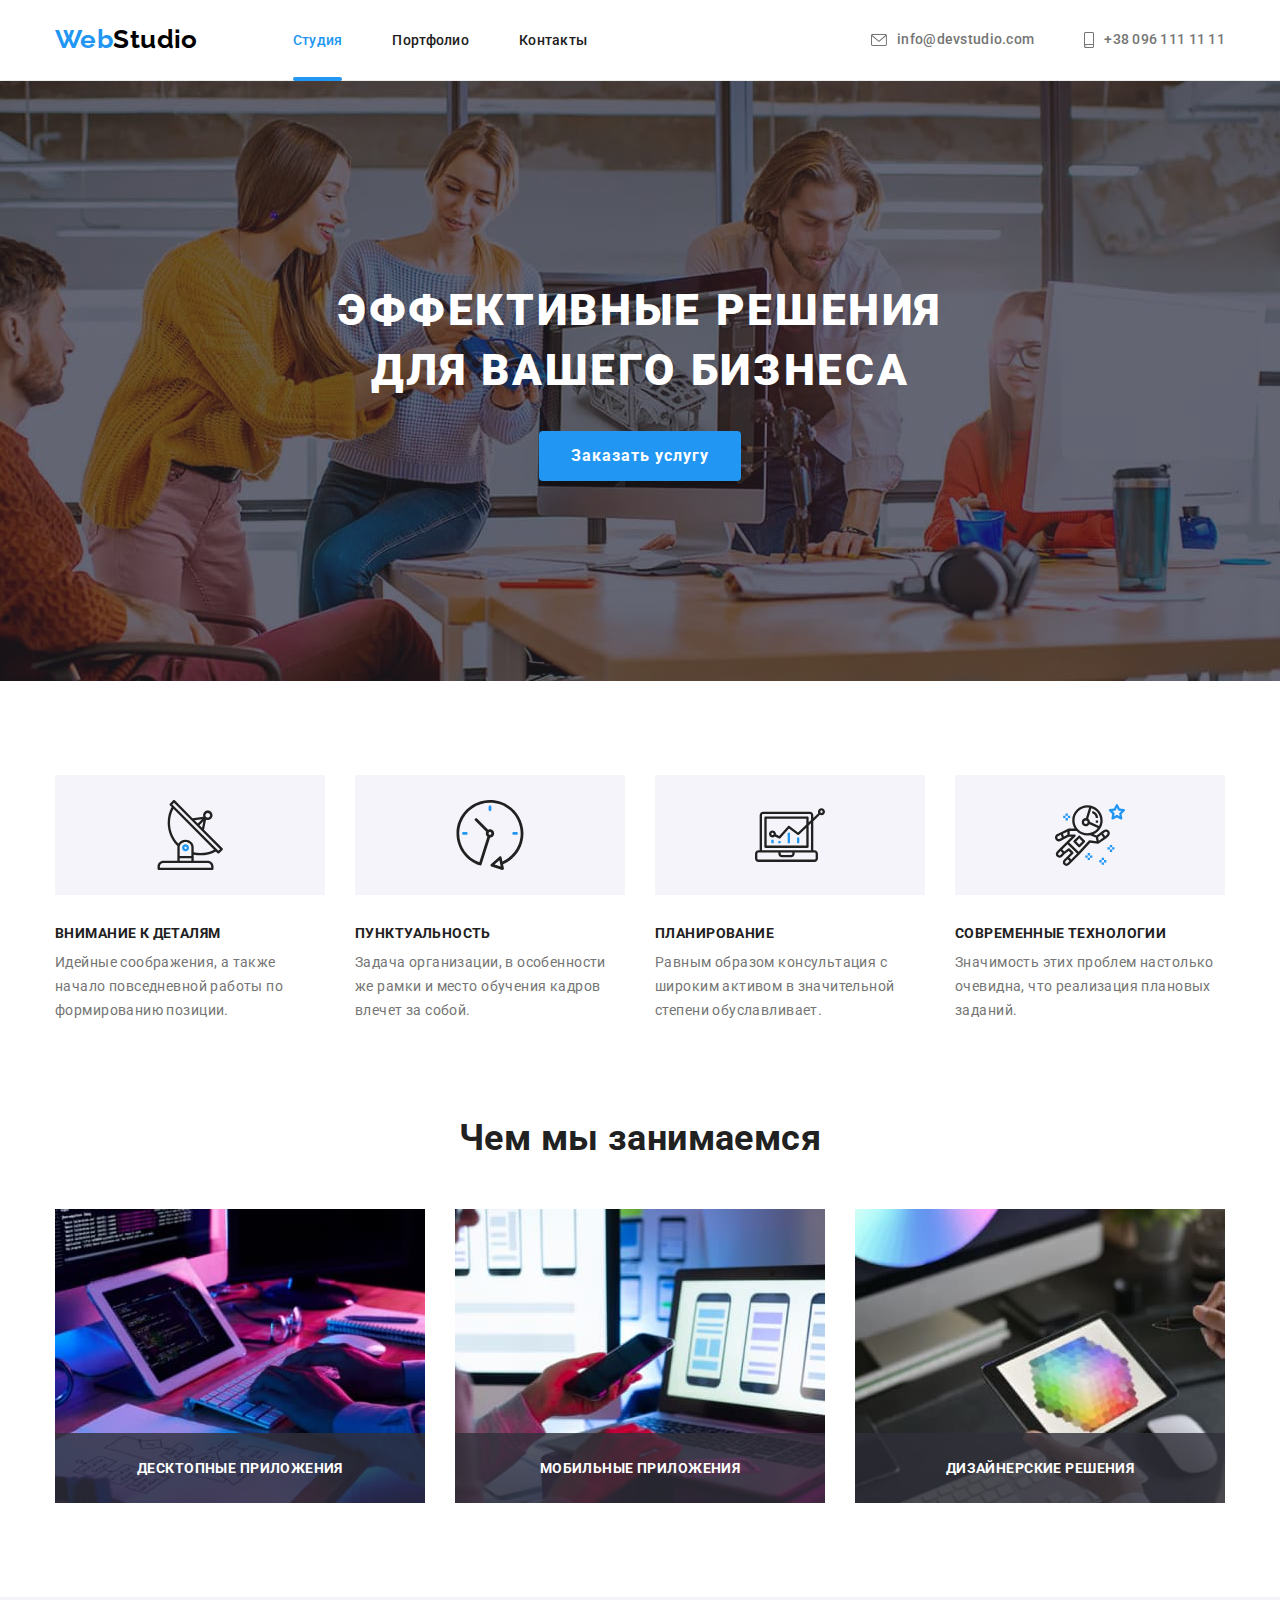
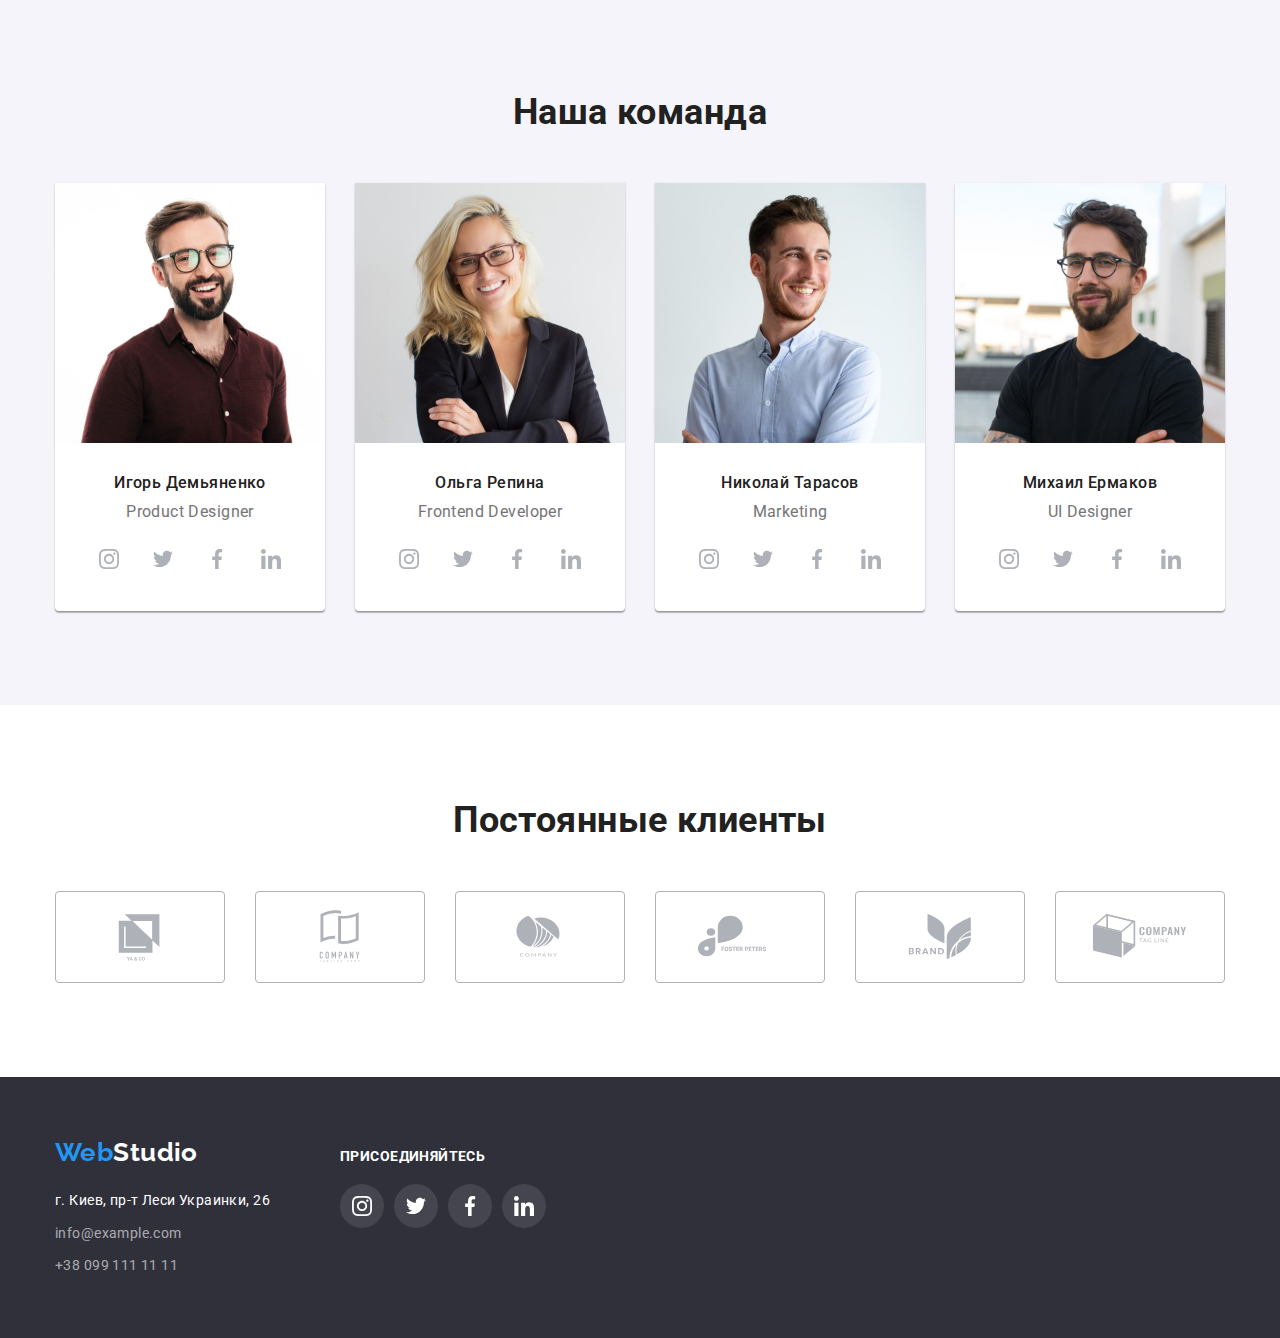
<file: index.html>
<!DOCTYPE html>
<html lang="ru">
  <head>
    <meta charset="UTF-8" />
    <meta http-equiv="X-UA-Compatible" content="IE=edge" />
    <meta name="viewport" content="width=device-width, initial-scale=1.0" />
    <title>Студия</title>
    <link rel="preconnect" href="https://fonts.googleapis.com" />
    <link rel="preconnect" href="https://fonts.gstatic.com" crossorigin />
    <link
      href="https://fonts.googleapis.com/css2?family=Raleway:wght@700&family=Roboto:wght@400;500;700;900&display=swap"
      rel="stylesheet"
    />
    <link
      rel="stylesheet"
      href="https://cdnjs.cloudflare.com/ajax/libs/modern-normalize/1.1.0/modern-normalize.min.css"
    />
    <link rel="stylesheet" href="./css/styles.css" />
  </head>
  <body class="body">
    <!-- Header section -->
    <header class="header">
      <div class="container main-nav">
        <nav class="nav">
          <a class="logo" href="./index.html"><span class="web">Web</span>Studio</a>
          <ul class="navbar list">
            <li class="list-item"><a class="link current" href="./index.html">Студия</a></li>
            <li class="list-item"><a class="link" href="./portfolio.html">Портфолио</a></li>
            <li class="list-item"><a class="link" href="">Контакты</a></li>
          </ul>
        </nav>
        <ul class="contacts list">
          <li class="list-item"><a class="link" href="mailto:info@devstudio.com"><svg class="contact-icon" width="16" height="12"><use href="./images/icons.svg#icon-envelope"></use></svg>info@devstudio.com</a></li>
          <li class="list-item"><a class="link" href="tel:+380961111111"><svg class="contact-icon" width="10" height="16"><use href="./images/icons.svg#icon-smartphone"></use></svg>+38 096 111 11 11</a></li>
        </ul>
      </div>
    </header>
    <!-- Main section -->
    <main>
      <!-- Hero section with banner -->

      <section class="hero section">
        <div class="container">
          <h1 class="hero-title">Эффективные решения для вашего бизнеса</h1>
          <button data-modal-open class="button hero-button" type="button">Заказать услугу</button>
        </div>
      </section>

      <!-- Advantages section -->
      <section class="section">
        <div class="container">
          <h2 class="hidden" lang="en">Advantages</h2>
          <ul class="features-list list">
            <li class="item">
              <div class="icon-bgc">
                <svg class="features-icon" width="70" height="70">
                  <use href="./images/icons.svg#icon-feature1"></use>
                </svg>
              </div>
              <h3 class="list-title">Внимание к деталям</h3>
              <p class="text">
                Идейные соображения, а также начало повседневной работы по
                формированию позиции.
              </p>
            </li>
            <li class="item">
              <div class="icon-bgc">
                <svg class="features-icon" width="70" height="70">
                  <use href="./images/icons.svg#icon-feature2"></use>
                </svg>
              </div>
              <h3 class="list-title">Пунктуальность</h3>
              <p class="text">
                Задача организации, в особенности же рамки и место обучения
                кадров влечет за собой.
              </p>
            </li>
            <li class="item">
              <div class="icon-bgc">
                <svg class="features-icon" width="70" height="70">
                  <use href="./images/icons.svg#icon-feature3"></use>
                </svg>
              </div>
              <h3 class="list-title">Планирование</h3>
              <p class="text">
                Равным образом консультация с широким активом в значительной
                степени обуславливает.
              </p>
            </li>
            <li class="item">
              <div class="icon-bgc">
                <svg class="features-icon" width="70" height="70">
                  <use href="./images/icons.svg#icon-feature4"></use>
                </svg>
              </div>
              <h3 class="list-title">Современные технологии</h3>
              <p class="text">
                Значимость этих проблем настолько очевидна, что реализация
                плановых заданий.
              </p>
            </li>
          </ul>
        </div>
      </section>
      <!-- What we do section -->
      <section class="wwd section">
        <div class="container">
          <h2 class="section-title">Чем мы занимаемся</h2>
          <ul class="wwd-list list">
            <li class="item"><img class="img" src="./images/img_1).jpg" alt="руки-на-клавиатуре" width="370"/><p class="wwd-text">Десктопные приложения</p></li>
            <li class="item"><img class="img" src="./images/box2.jpg" alt="телефон-в-руке" width="370"/><p class="wwd-text">Мобильные приложения</p></li>
            <li class="item"><img class="img" src="./images/box3.jpg" alt="планшет-в-руке" width="370"/><p class="wwd-text">Дизайнерские решения</p></li>
          </ul>
        </div>
      </section>
      <!-- Our team section -->
      <section class="team section">
        <div class="container">
          <h2 class="section-title">Наша команда</h2>
          <ul class="team-list list">
            <li class="list-item">
              <img src="./images/img.jpg" alt="Игорь_Демьяненко" width="270" />
              <div class="card-content">
                <h3 class="list-title">Игорь Демьяненко</h3>
                <p class="text" lang="en">Product Designer</p>
                <ul class="icons-list list">
                  <li class="icons-list-item"><a class="social-link link" href=""><svg class="social-icon" width="20" height="20"><use href="./images/icons.svg#icon-instagram"></use></svg></a></li>
                  <li class="icons-list-item"><a class="social-link link" href=""><svg class="social-icon" width="20" height="20"><use href="./images/icons.svg#icon-twitter"></use></svg></a></li>
                  <li class="icons-list-item"><a class="social-link link" href=""><svg class="social-icon" width="20" height="20"><use href="./images/icons.svg#icon-facebook"></use></svg></a></li>
                  <li class="icons-list-item"><a class="social-link link" href=""><svg class="social-icon" width="20" height="20"><use href="./images/icons.svg#icon-linkedin"></use></svg></a></li>
                </ul>
              </div>
            </li>
            <li class="list-item">
              <img src="./images/img(1).jpg" alt="Ольга_Репина" width="270" />
              <div class="card-content">
                <h3 class="list-title">Ольга Репина</h3>
                <p class="text" lang="en">Frontend Developer</p>
                <ul class="icons-list list">
                  <li class="icons-list-item"><a class="social-link link" href=""><svg class="social-icon" width="20" height="20"><use href="./images/icons.svg#icon-instagram"></use></svg></a></li>
                  <li class="icons-list-item"><a class="social-link link" href=""><svg class="social-icon" width="20" height="20"><use href="./images/icons.svg#icon-twitter"></use></svg></a></li>
                  <li class="icons-list-item"><a class="social-link link" href=""><svg class="social-icon" width="20" height="20"><use href="./images/icons.svg#icon-facebook"></use></svg></a></li>
                  <li class="icons-list-item"><a class="social-link link" href=""><svg class="social-icon" width="20" height="20"><use href="./images/icons.svg#icon-linkedin"></use></svg></a></li>
                </ul>
              </div>
            </li>
            <li class="list-item">
              <img src="./images/img2).jpg" alt="Николай_Тарасов" width="270" />
              <div class="card-content">
                <h3 class="list-title">Николай Тарасов</h3>
                <p class="text" lang="en">Marketing</p>
                <ul class="icons-list list">
                  <li class="icons-list-item"><a class="social-link link" href=""><svg class="social-icon" width="20" height="20"><use href="./images/icons.svg#icon-instagram"></use></svg></a></li>
                  <li class="icons-list-item"><a class="social-link link" href=""><svg class="social-icon" width="20" height="20"><use href="./images/icons.svg#icon-twitter"></use></svg></a></li>
                  <li class="icons-list-item"><a class="social-link link" href=""><svg class="social-icon" width="20" height="20"><use href="./images/icons.svg#icon-facebook"></use></svg></a></li>
                  <li class="icons-list-item"><a class="social-link link" href=""><svg class="social-icon" width="20" height="20"><use href="./images/icons.svg#icon-linkedin"></use></svg></a></li>
                </ul>
              </div>
            </li>
            <li class="list-item">
              <img src="./images/img(3).jpg" alt="Михаил_Ермаков" width="270" />
              <div class="card-content">
                <h3 class="list-title">Михаил Ермаков</h3>
                <p class="text" lang="en">UI Designer</p>
                <ul class="icons-list list">
                  <li class="icons-list-item"><a class="social-link link" href=""><svg class="social-icon" width="20" height="20"><use href="./images/icons.svg#icon-instagram"></use></svg></a></li>
                  <li class="icons-list-item"><a class="social-link link" href=""><svg class="social-icon" width="20" height="20"><use href="./images/icons.svg#icon-twitter"></use></svg></a></li>
                  <li class="icons-list-item"><a class="social-link link" href=""><svg class="social-icon" width="20" height="20"><use href="./images/icons.svg#icon-facebook"></use></svg></a></li>
                  <li class="icons-list-item"><a class="social-link link" href=""><svg class="social-icon" width="20" height="20"><use href="./images/icons.svg#icon-linkedin"></use></svg></a></li>
                </ul>
              </div>
            </li>
          </ul>
        </div>
      </section>
      <section class="section clients">
        <div class="container">
          <h2 class="section-title">Постоянные клиенты</h2>
          <ul class="clients-list list">
            <li class="list-item"><a class="client-link link" href=""><svg class="client-logo" width="106" height="60"><use href="./images/icons.svg#icon-client1"></use></svg></a></li>
            <li class="list-item"><a class="client-link link" href=""><svg class="client-logo" width="106" height="60"><use href="./images/icons.svg#icon-client2"></use></svg></a></li>
            <li class="list-item"><a class="client-link link" href=""><svg class="client-logo" width="106" height="60"><use href="./images/icons.svg#icon-client3"></use></svg></a></li>
            <li class="list-item"><a class="client-link link" href=""><svg class="client-logo" width="106" height="60"><use href="./images/icons.svg#icon-client4"></use></svg></a></li>
            <li class="list-item"><a class="client-link link" href=""><svg class="client-logo" width="106" height="60"><use href="./images/icons.svg#icon-client5"></use></svg></a></li>
            <li class="list-item"><a class="client-link link" href=""><svg class="client-logo" width="106" height="60"><use href="./images/icons.svg#icon-client6"></use></svg></a></li>
          </ul>
        </div>
      </section>
    </main>
    <!-- Footer -->
    <footer class="footer">
      <div class="container">
        <div class="address-box">
        <a class="logo secondary" href="./index.html">
          <span class="web">Web</span>Studio</a>
        <address>
          <ul class="address list">
            <li class="item"><a class="map link"
                href="https://goo.gl/maps/eKCuSF2oDqPbvLrs7"
                target="_blank"
                rel="noopener noreferrer"
                >г. Киев, пр-т Леси Украинки, 26</a>
            </li>
            <li class="item"><a class="link" href="mailto:info@example.com"
                >info@example.com</a>
            </li>
            <li class="item"><a class="link" href="tel:+38099111111">+38 099 111 11 11</a>
            </li>
          </ul>
        </address>
      </div>
      
      <div class="social-box">
        <p class="text">присоединяйтесь</p>
        <ul class="icons-list list">
          <li class="icons-list-item"><a class="footer-social-link link" href=""><svg class="social-icon" width="20" height="20"><use href="./images/icons.svg#icon-instagram"></use></svg></a></li>
          <li class="icons-list-item"><a class="footer-social-link link" href=""><svg class="social-icon" width="20" height="20"><use href="./images/icons.svg#icon-twitter"></use></svg></a></li>
          <li class="icons-list-item"><a class="footer-social-link link" href=""><svg class="social-icon" width="20" height="20"><use href="./images/icons.svg#icon-facebook"></use></svg></a></li>
          <li class="icons-list-item"><a class="footer-social-link link" href=""><svg class="social-icon" width="20" height="20"><use href="./images/icons.svg#icon-linkedin"></use></svg></a></li>
        </ul>
      </div>
    </div>
    </footer>
    <!-- modal -->
    <div data-modal class="backdrop is-hidden">
      <div class="modal">
          <button data-modal-close type="button" class="modal-close-btn">
              <svg width="11px" height="11px">
                  <use href="./images/icons.svg#icon-close-btn"></use>
              </svg>
          </button>
      </div>
  </div>
  <script src="./js/modal.js"></script>
  </body>
</html>
</file>
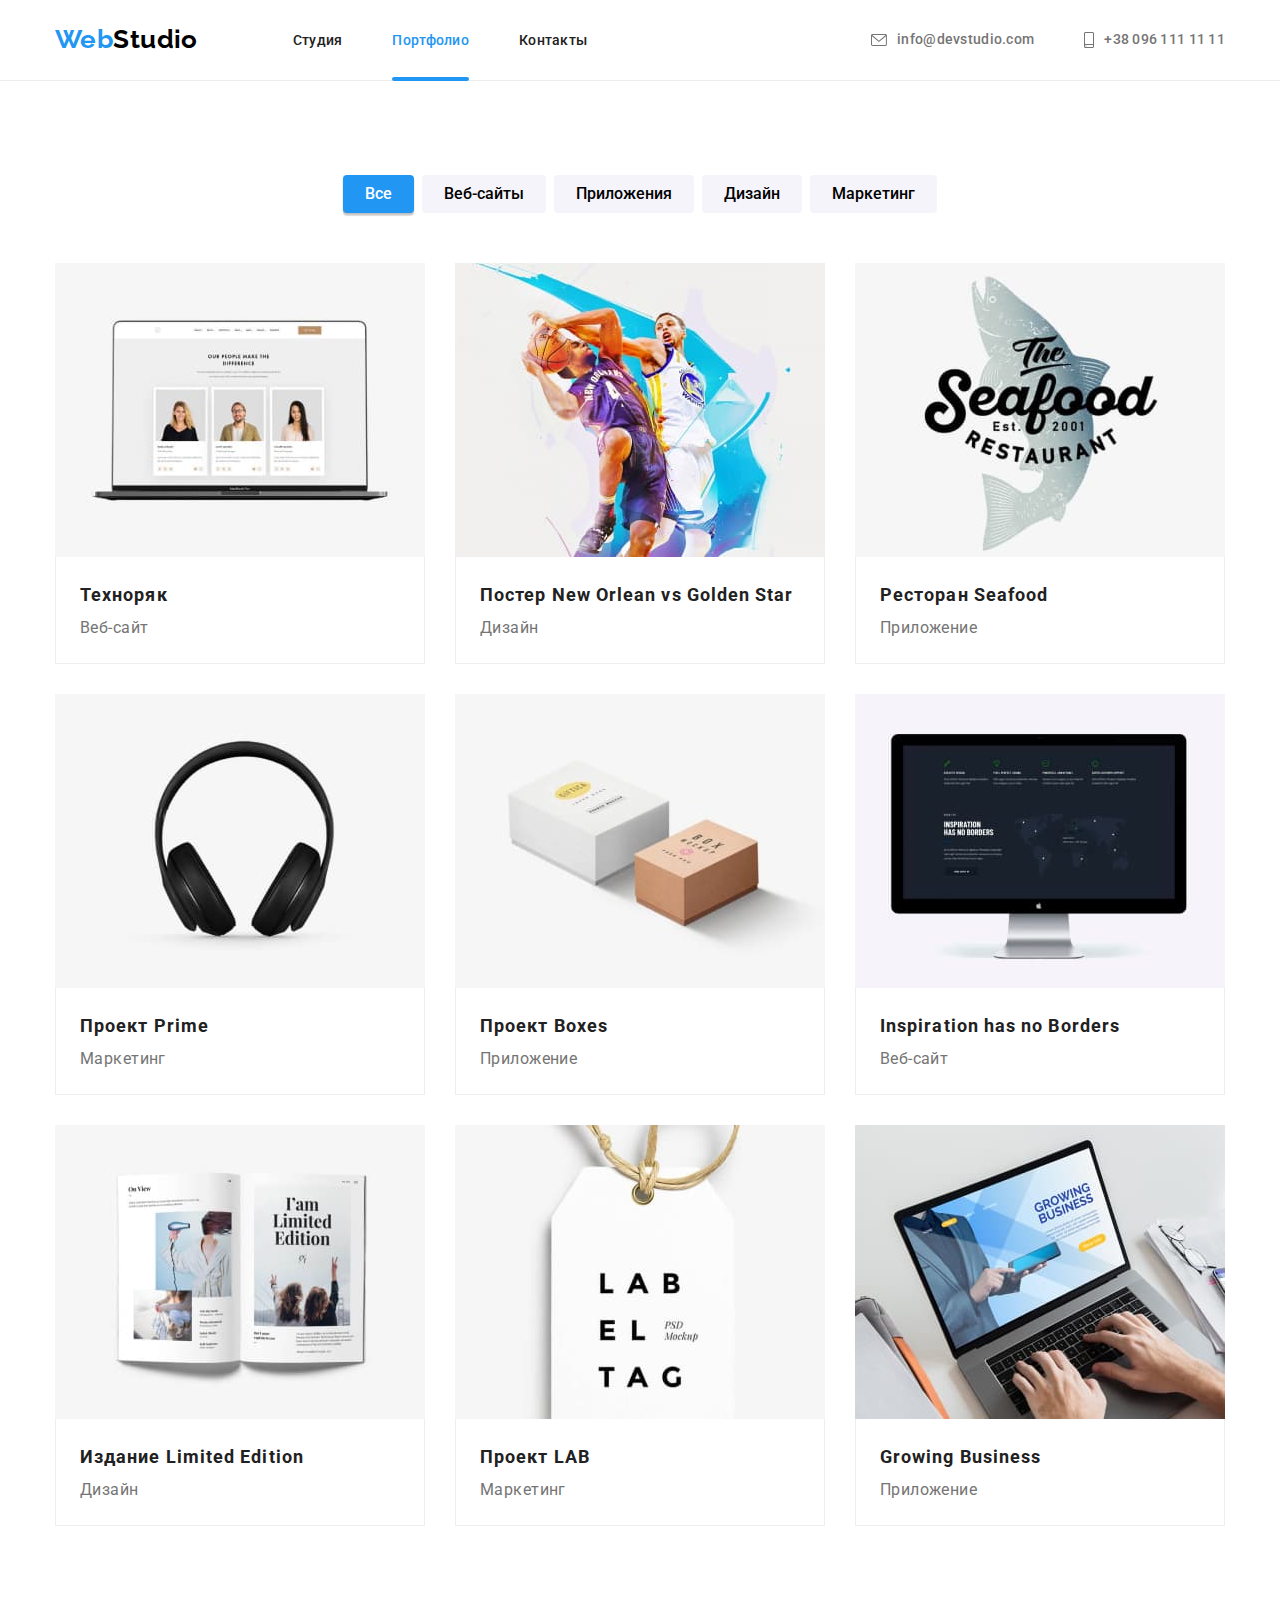
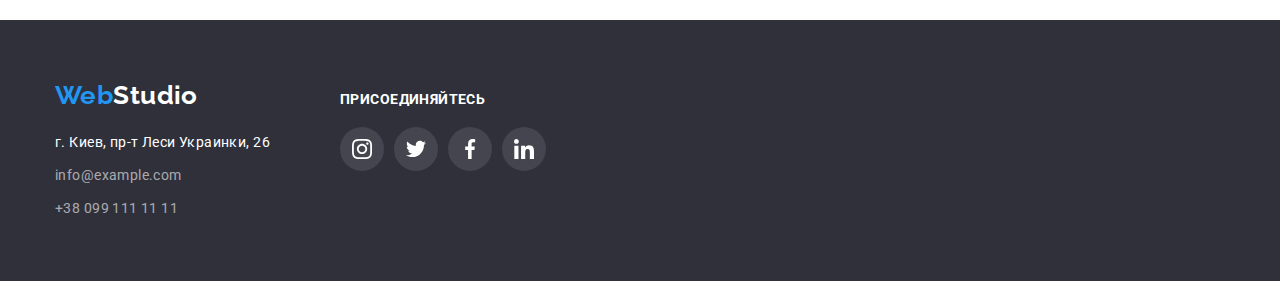
<file: portfolio.html>
<!DOCTYPE html>
<html lang="ru">
  <head>
    <meta charset="UTF-8" />
    <meta http-equiv="X-UA-Compatible" content="IE=edge" />
    <meta name="viewport" content="width=device-width, initial-scale=1.0" />
    <title>Портфолио</title>
    <link rel="preconnect" href="https://fonts.googleapis.com" />
    <link rel="preconnect" href="https://fonts.gstatic.com" crossorigin />
    <link
      href="https://fonts.googleapis.com/css2?family=Raleway:wght@700&family=Roboto:wght@400;500;700;900&display=swap"
      rel="stylesheet"/>
    <link
      rel="stylesheet"
      href="https://cdnjs.cloudflare.com/ajax/libs/modern-normalize/1.1.0/modern-normalize.min.css"/>
    <link rel="stylesheet" href="./css/styles.css" />
  </head>
  <body class="body">
    <!-- Header section -->
    <header class="header">
      <div class="container main-nav">
        <nav class="nav">
          <a class="logo" href="./index.html"><span class="web">Web</span>Studio</a>
          <ul class="navbar list">
            <li class="list-item"><a class="link" href="./index.html">Студия</a></li>
            <li class="list-item"><a class="link current" href="./portfolio.html">Портфолио</a></li>
            <li class="list-item"><a class="link" href="">Контакты</a></li>
          </ul>
        </nav>
        <ul class="contacts list">
          <li class="list-item"><a class="link" href="mailto:info@devstudio.com"><svg class="contact-icon" width="16" height="12"><use href="./images/icons.svg#icon-envelope"></use></svg>info@devstudio.com</a></li>
          <li class="list-item"><a class="link" href="tel:+380961111111"><svg class="contact-icon" width="10" height="16"><use href="./images/icons.svg#icon-smartphone"></use></svg>+38 096 111 11 11</a></li>
        </ul>
      </div>
    </header>
    <!-- Main section -->
  <main>
      <!-- Examples -->
      <section class="section filter">
        <div class="container">
          <h1 class="hidden">Портфолио</h1>
          <ul class="pf-btn list">
            <li class="pf-btn-li">
              <button class="pf-btn-item default" type="button">Все</button>
            </li>
            <li class="pf-btn-li">
              <button class="pf-btn-item" type="button">Веб-сайты</button>
            </li>
            <li class="pf-btn-li">
              <button class="pf-btn-item" type="button">Приложения</button>
            </li>
            <li class="pf-btn-li">
              <button class="pf-btn-item" type="button">Дизайн</button>
            </li>
            <li class="pf-btn-li">
              <button class="pf-btn-item" type="button">Маркетинг</button>
            </li>
          </ul>
          <ul class="pf-box list">
            <li class="pf-box-li">
              <a class="pf-box-link" href="">
                <div class="pf-cover-wrap">
                  <img
                  class="pf-box-img"
                  src="./images/Portfolio/project-1.jpg"
                  alt="ноутбук"
                  width="370"
                  height="294"/>
                  <p class="pf-cover-text">Ресурс предлагает комплексные предложения с разным уровнем функционала и сервисов. Все это позволит посетителю получить исчерпывающие сведения о компании или частном лице.</p>
                </div>
                <div class="pf-box-card">
                  <h2 class="card-title">Техноряк</h2>
                  <p class="card-subtitle">Веб-сайт</p>
                </div>
              </a>
            </li>
            <li class="pf-box-li">
              <a class="pf-box-link" href="">
                <div class="pf-cover-wrap">
                  <img
                  class="pf-box-img"
                  src="./images/Portfolio/project-2.jpg"
                  alt="баскетболисты"
                  width="370"
                  height="294"/>
                  <p class="pf-cover-text">Ресурс предлагает комплексные предложения с разным уровнем функционала и сервисов. Все это позволит посетителю получить исчерпывающие сведения о компании или частном лице.</p>
                </div>
                <div class="pf-box-card">
                  <h2 class="card-title">
                    Постер <span lang="en">New Orlean vs Golden Star</span>
                  </h2>
                  <p class="card-subtitle">Дизайн</p>
                  </div>
            </a>
            </li>
            <li class="pf-box-li">
              <a class="pf-box-link" href="">
                <div class="pf-cover-wrap">
                  <img
                  class="pf-box-img"
                  src="./images/Portfolio/project-3.jpg"
                  alt="логотип ресторана"
                  width="370"
                  height="294"/>
                  <p class="pf-cover-text">Ресурс предлагает комплексные предложения с разным уровнем функционала и сервисов. Все это позволит посетителю получить исчерпывающие сведения о компании или частном лице.</p>
                </div>
                <div class="pf-box-card">
                  <h2 class="card-title">
                    Ресторан <span lang="en">Seafood</span></h2>
                  <p class="card-subtitle">Приложение</p>
                  </div>
            </a>
            </li>
            <li class="pf-box-li">
              <a class="pf-box-link" href="">
                <div class="pf-cover-wrap">
                  <img
                  class="pf-box-img"
                  src="./images/Portfolio/project-4.jpg"
                  alt="наушники"
                  width="370"
                  height="294"/>
                  <p class="pf-cover-text">Ресурс предлагает комплексные предложения с разным уровнем функционала и сервисов. Все это позволит посетителю получить исчерпывающие сведения о компании или частном лице.</p>
                </div>
                <div class="pf-box-card">
                  <h2 class="card-title">
                    Проект <span lang="en">Prime</span>
                  </h2>
                  <p class="card-subtitle">Маркетинг</p>
                  </div>
            </a>
            </li>
            <li class="pf-box-li">
              <a class="pf-box-link" href="">
                <div class="pf-cover-wrap">
                  <img
                  class="pf-box-img"
                  src="./images/Portfolio/project-5.jpg"
                  alt="коробки"
                  width="370"
                  height="294"/>
                  <p class="pf-cover-text">Ресурс предлагает комплексные предложения с разным уровнем функционала и сервисов. Все это позволит посетителю получить исчерпывающие сведения о компании или частном лице.</p>
                </div>
                <div class="pf-box-card">
                  <h2 class="card-title">
                    Проект <span lang="en">Boxes</span>
                  </h2>
                  <p class="card-subtitle">Приложение</p>
                  </div>
            </a>
            </li>
            <li class="pf-box-li">
              <a class="pf-box-link" href="">
                <div class="pf-cover-wrap">
                  <img
                  class="pf-box-img"
                  src="./images/Portfolio/project-6.jpg"
                  alt="десктоп"
                  width="370"
                  height="294"/>
                  <p class="pf-cover-text">Ресурс предлагает комплексные предложения с разным уровнем функционала и сервисов. Все это позволит посетителю получить исчерпывающие сведения о компании или частном лице.</p>
                </div>
                <div class="pf-box-card">
                  <h2 class="card-title" lang="en">
                    Inspiration has no Borders
                  </h2>
                  <p class="card-subtitle">Веб-сайт</p>
                  </div>
            </a>
            </li>
            <li class="pf-box-li">
              <a class="pf-box-link" href="">
                <div class="pf-cover-wrap">
                  <img
                  class="pf-box-img"
                  src="./images/Portfolio/project-7.jpg"
                  alt="раскрытый журнал"
                  width="370"
                  height="294"/>
                  <p class="pf-cover-text">Ресурс предлагает комплексные предложения с разным уровнем функционала и сервисов. Все это позволит посетителю получить исчерпывающие сведения о компании или частном лице.</p>
                </div>
                <div class="pf-box-card">
                  <h2 class="card-title">
                    Издание <span lang="en">Limited Edition</span>
                  </h2>
                  <p class="card-subtitle">Дизайн</p>
                </div>
              </a>
            </li>
            <li class="pf-box-li">
              <a class="pf-box-link" href="">
                <div class="pf-cover-wrap">
                  <img
                  class="pf-box-img"
                  src="./images/Portfolio/project-8.jpg"
                  alt="лейба"
                  width="370"
                  height="294"/>
                  <p class="pf-cover-text">Ресурс предлагает комплексные предложения с разным уровнем функционала и сервисов. Все это позволит посетителю получить исчерпывающие сведения о компании или частном лице.</p>
                </div>
                <div class="pf-box-card">
                  <h2 class="card-title">Проект <span lang="en">LAB</span></h2>
                  <p class="card-subtitle">Маркетинг</p>
                </div>
              </a>
            </li>
            <li class="pf-box-li">
              <a class="pf-box-link" href="">
                <div class="pf-cover-wrap">
                  <img
                  class="pf-box-img"
                  src="./images/Portfolio/project-9.jpg"
                  alt="руки на клавиатуре ноутбука"
                  width="370"
                  height="294"/>
                  <p class="pf-cover-text">Ресурс предлагает комплексные предложения с разным уровнем функционала и сервисов. Все это позволит посетителю получить исчерпывающие сведения о компании или частном лице.</p>
                </div>
                <div class="pf-box-card">
                  <h2 class="card-title" lang="en">Growing Business</h2>
                  <p class="card-subtitle">Приложение</p>
                </div>
              </a>
            </li>
          </ul>
        </div>
      </section>
    </main>
    <!-- Footer -->
    <footer class="footer">
      <div class="container">
        <div class="address-box">
        <a class="logo secondary" href="./index.html">
          <span class="web">Web</span>Studio</a>
        <address>
          <ul class="address list">
            <li class="item"><a class="map link"
                href="https://goo.gl/maps/eKCuSF2oDqPbvLrs7"
                target="_blank"
                rel="noopener noreferrer"
                >г. Киев, пр-т Леси Украинки, 26</a>
            </li>
            <li class="item"><a class="link" href="mailto:info@example.com"
                >info@example.com</a>
            </li>
            <li class="item"><a class="link" href="tel:+38099111111">+38 099 111 11 11</a>
            </li>
          </ul>
        </address>
      </div>
      
      <div class="social-box">
        <p class="text">присоединяйтесь</p>
        <ul class="icons-list list">
          <li class="icons-list-item"><a class="footer-social-link link" href=""><svg class="social-icon" width="20" height="20"><use href="./images/icons.svg#icon-instagram"></use></svg></a></li>
          <li class="icons-list-item"><a class="footer-social-link link" href=""><svg class="social-icon" width="20" height="20"><use href="./images/icons.svg#icon-twitter"></use></svg></a></li>
          <li class="icons-list-item"><a class="footer-social-link link" href=""><svg class="social-icon" width="20" height="20"><use href="./images/icons.svg#icon-facebook"></use></svg></a></li>
          <li class="icons-list-item"><a class="footer-social-link link" href=""><svg class="social-icon" width="20" height="20"><use href="./images/icons.svg#icon-linkedin"></use></svg></a></li>
        </ul>
      </div>
    </div>
    </footer>
  </body>
</html>
</file>
<file: css/styles.css>
:root {
  --primary-text-color: #757575;
  --title-color: #212121;
  --accent-color: #2196f3;
  --tertiary-bgc: #f5f4fa;
  --primary-white: #ffffff;
  --primary-grey: #2f303a;
  --logo-color: #000000;
  --btn-bgc: #188ce8;
  --contacts-color: rgba(255, 255, 255, 0.6);
  --header-border: #ececec;
  --cards-border: #eeeeee;
  --social-icons: #AFB1B8;
  --main-transition: 250ms cubic-bezier(0.4, 0, 0.2, 1);
}
/* common */
h1,
h2,
h3,
h4,
p,
ul {
  margin: 0;
  padding: 0;
}
.body {
  font-family: "Roboto", sans-serif;
  background-color: var(--primary-white);
  color: var(--primary-text-color);
  font-size: 14px;
  letter-spacing: 0.03em;
  margin: 0;
}
img {
  display: block;
  max-width: 100%;
  height: auto;
}
.list {
  list-style: none;
}
.link {
  text-decoration: none;
}
.container {
  width: 1200px;
  margin: 0 auto;
  padding: 0 15px;
  /* background-color: teal; */
}
.section {
  padding: 94px 0;
}
.list-title,
.section-title {
  color: var(--title-color);
}

/* оформление шапки */
.header {
  border-bottom: 1px solid var(--header-border);
  background-color: var(--primary-white);
}
.container.main-nav {
  display: flex;
  align-items: center;
}
.nav {
  display: flex;
  align-items: center;
}

/* logo */
.logo {
  margin-right: 95px;
  padding: 24px 0;
  font-family: Raleway, sans-serif;
  font-weight: 700;
  font-size: 26px;
  line-height: 1.2;
  text-decoration: none;
  color: var(--logo-color);
}
.logo .web {
  color: var(--accent-color);
}

/* navigation */

.navbar {
  display: flex;
}

.navbar .list-item:not(:last-child) {
  margin-right: 50px;
}

.navbar .link {
  display: inline-block;
  padding: 32px 0;
  font-weight: 500;
  letter-spacing: 0.02em;
  color: var(--title-color);
  transition: color var(--main-transition);
}
.navbar .link:hover,
.navbar .link:focus {
  color: var(--accent-color);
}


.navbar .link.current {
  position: relative;
  color: var(--accent-color);
}
.navbar .link.current::after {
  position: absolute;
  bottom: -1px;
  left: 0;
  content: '';
  width: 100%;
  height: 4px;
  border-radius: 2px;
  background-color: var(--accent-color);
}

/* contacts */
.contacts {
  display: flex;
  margin-left: auto;
}
.contacts .link {
  padding: 32px 0;
}
/* header icons */
.contact-icon {
  margin-right: 10px;
  fill: currentColor;
}

.contacts .list-item:not(:last-child) {
  margin-right: 50px;
}

.contacts .link {
  display: inline-flex;
  align-items: center;
  color: var(--primary-text-color);
  font-weight: 500;
  line-height: 1.14;
  letter-spacing: 0.02em;
  transition: color var(--main-transition);
}

.contacts .link:hover,
.contacts .link:focus {
  color: var(--accent-color);
}

/* hero section */
.hero {
  background-color: var(--primary-grey);
  text-align: center;
  padding-top: 200px;
  padding-bottom: 200px;
  max-width: 1600px;
  min-height: 600px;
  margin-left: auto;
  margin-right: auto;
  background-image: linear-gradient(rgba(47, 48, 58, 0.4), rgba(47, 48, 58, 0.4)), url(../images/hero-banner.jpg);
  background-repeat: no-repeat;
  background-position: center;
  background-size: cover;
}
.hero-title {
  margin: 0 auto 30px;
  max-width: 695px;

  color: var(--primary-white);
  font-weight: 900;
  font-size: 44px;
  line-height: 1.36;
  text-align: center;
  letter-spacing: 0.06em;
  text-transform: uppercase;
}
.button {
  font-family: inherit;
  font-weight: 700;
  font-size: 16px;
  line-height: 1.87;
  letter-spacing: 0.06em;
  color: var(--primary-white);
  background-color: var(--accent-color);
  cursor: pointer;
}
.button.hero-button {
  padding: 10px 32px;
  box-shadow: 0px 4px 4px rgba(0, 0, 0, 0.15);
  border-radius: 4px;
  border: none;
  transition: background-color var(--main-transition);
}
.hero-button:hover,
.hero-button:focus {
  background-color: var(--btn-bgc);
}

/* advantages section*/
.hidden {
  display: none;
}
.features-list {
  display: flex;
}
.features-list .item {
  width: 270px;
}
.features-list .item:not(:last-child) {
  margin-right: 30px;
}
.features-list .list-title {
  margin-bottom: 10px;
  font-size: 14px;
  font-weight: 700;
  text-transform: uppercase;
}
.features-list .text {
  line-height: 1.71;
  color: var(--primary-text-color);
}
/* icons */
.icon-bgc {
  display: flex;
  width: 270px;
  height: 120px;
  align-items: center;
  justify-content: center;
  flex-direction: column;
  margin-bottom: 30px;
  background-color: var(--tertiary-bgc);
}
.features-icon {
  align-items: center;
}

/* what-we-do section */

.wwd.section {
  padding-top: 0;
}

.wwd-list {
  display: flex;
}
.wwd-list .item {
  position: relative;
}
.wwd-text {
  position: absolute;
  bottom: 0;
  width: 100%;
  height: 70px;
  display: flex;
  justify-content: center;
  align-items: center;
  text-align: center;
  text-transform: uppercase;
  font-weight: 700;
  color: var(--primary-white);
  background-color: rgba(47, 48, 58, 0.8);
}

.wwd-list .item:not(:last-child) {
  margin-right: 30px;
}
.wwd-list .img {
  display: block;
  max-width: 100%;
  height: auto;
}
.section-title {
  margin-bottom: 50px;
  font-weight: 700;
  font-size: 36px;
  line-height: 1.17;
  text-align: center;
}

/* Our team section */
.team {
  background-color: var(--tertiary-bgc);
}

.team-list {
  display: flex;
}
.team-list .card-content {
  padding: 30px 0;
}
.team-list .list-item {
  background-color: var(--primary-white);
  border-radius: 0px 0px 4px 4px;
  box-shadow: 0px 1px 3px rgba(0, 0, 0, 0.12), 0px 1px 1px rgba(0, 0, 0, 0.14),
    0px 2px 1px rgba(0, 0, 0, 0.2);
}
.team-list .list-item:not(:last-child) {
  margin-right: 30px;
}
.team-list .list-title {
  margin-bottom: 10px;
  font-weight: 500;
  font-size: 16px;
  line-height: 1.19;
  text-align: center;
}
.icons-list {
  display: flex;
  justify-content: center;
}
.icons-list-item:not(:last-child) {
  margin-right: 10px;
}
.social-link {
  width: 44px;
  height: 44px;
  border-radius: 50%;
  display: flex;
  align-items: center;
  justify-content: center;
  color: var(--social-icons);
  transition: background-color var(--main-transition), color var(--main-transition);
}
.social-icon {
  fill: currentColor;
}
.social-link:hover, .social-link:focus {
  background-color: var(--accent-color);
  color: var(--primary-white);
}

.team-list .text {
  font-size: 16px;
  line-height: 1.19;
  text-align: center;
  margin-bottom: 16px;
}
/* clients section */
.clients-list {
  display: flex;
  justify-content: center;
}
.clients-list .list-item:not(:last-child) {
  margin-right: 30px;
}
.client-link {
  display: flex;
  align-items: center;
  justify-content: center;
  width: 170px;
  height: 92px;
  border: 1px solid var(--social-icons);
  border-radius: 4px;
  fill: var(--social-icons);
  transition: border var(--main-transition), fill var(--main-transition);
}

.client-link:hover, .client-link:focus {
  border: 1px solid var(--accent-color);
  fill: var(--accent-color);
}


/* Portfolio page styling */
.filter {
  align-self: center;
}
.pf-btn {
  display: flex;
  margin-bottom: 50px;
  margin-left: auto;
  justify-content: center;
}
.pf-btn-item {
  padding: 6px 22px;
  background-color: var(--tertiary-bgc);
  font-family: "Roboto";
  font-weight: 500;
  font-size: 16px;
  line-height: 1.62;
  text-align: center;
  border: none;
  border-radius: 4px;
  cursor: pointer;
  transition: color var(--main-transition),
    background-color var(--main-transition), box-shadow var(--main-transition);
}

.pf-btn-item:hover,
.pf-btn-item:focus {
  color: var(--primary-white);
  background-color: var(--accent-color);
  box-shadow: 0px 3px 1px rgba(0, 0, 0, 0.1), 0px 1px 2px rgba(0, 0, 0, 0.08),
    0px 2px 2px rgba(0, 0, 0, 0.12);
}
.pf-btn-li {
  margin-right: 8px;
}
.pf-btn-li:nth-child(5n) {
  margin-right: 0;
}
.pf-btn-item.default {
  color: var(--primary-white);
  background-color: var(--accent-color);
  box-shadow: 0px 3px 1px rgba(0, 0, 0, 0.1), 0px 1px 2px rgba(0, 0, 0, 0.08),
    0px 2px 2px rgba(0, 0, 0, 0.12);
}

.pf-box-li,
.pf-box-link,
.card-title,
.card-subtitle {
  text-decoration: none;
}

.pf-box {
  display: flex;
  flex-wrap: wrap;
  margin-bottom: 0;
}
.pf-box-li {
  flex-basis: calc((100% - 60px) / 3);
  margin-bottom: 30px;
  margin-right: 30px;
}
.pf-box-li:nth-child(3n) {
  margin-right: 0;
}
.pf-box-li:nth-last-child(-n + 3) {
  margin-bottom: 0;
}
.pf-box-link {
  display: block;
  transition: box-shadow var(--main-transition);
}
.pf-box-link:hover, .pf-box-link:focus {
  box-shadow: 0px 1px 1px rgba(0, 0, 0, 0.12),
  0px 4px 4px rgba(0, 0, 0, 0.06),
  1px 4px 6px rgba(0, 0, 0, 0.16);
}

.pf-cover-wrap {
  position: relative;
  overflow: hidden;
}
.pf-box-link:hover .pf-cover-text, .pf-box-link:focus .pf-cover-text {
  transform: translateY(0)
}
.pf-cover-text {
  position: absolute;
  top: 0;
  left: 0;
  height: 100%;

  font-size: 18px;
line-height: 1.56;
color: var(--primary-white);
background-color: rgba(33, 150, 243, 0.9);

border: 1px solid #000000;
box-shadow: 0px 4px 4px rgba(0, 0, 0, 0.25);

padding: 63px 24px;

transform: translateY(101%);
transition: transform var(--main-transition);
}

.pf-box-img {
  border: none;
  display: block;
}
.card-title {
  font-weight: 700;
  font-size: 18px;
  line-height: 2;
  letter-spacing: 0.06em;
  color: var(--title-color);
}

.card-subtitle {
  font-size: 16px;
  line-height: 1.87;
  color: var(--primary-text-color);
}
.pf-box-card {
  padding: 20px 24px;
  border-right: 1px solid var(--cards-border);
  border-left: 1px solid var(--cards-border);
  border-bottom: 1px solid var(--cards-border);
}

/* footer */
.footer {
  padding-top: 60px;
  padding-bottom: 60px;
  background-color: var(--primary-grey);
  
}
.footer .container {
  display: flex;
  align-items: baseline;
}
.social-box .icons-list {
  display: flex;}

.secondary.logo {
  padding: 0;
  display: inline-block;
  margin-right: 0;
  margin-bottom: 20px;
  color: var(--primary-white);
}
.footer-social-link {
  width: 44px;
  height: 44px;
  border-radius: 50%;
  display: flex;
  align-items: center;
  justify-content: center;
  color: var(--primary-white);
  background-color: rgba(255, 255, 255, 0.1);
  transition: background-color var(--main-transition);
}
.footer-social-link:hover, .footer-social-link:focus {
  background-color: var(--accent-color);
}
.address-box {
  margin-right: 70px;
}
.social-box .text {
  text-transform: uppercase;
  font-weight: 700;
  color: var(--primary-white);
  margin-bottom: 20px;
}
.social-box .social-link {
  color: var(--primary-white);
  background-color: rgba(255, 255, 255, 0.1);
}

.address .link {
  font-style: normal;
  line-height: 1.71;
  color: var(--contacts-color);
  transition: color var(--main-transition);
}
.address .item:not(:last-child) {
  margin-bottom: 9px;
}
.address .map.link {
  color: var(--primary-white);
}
.address .link:hover,
.address .link:focus {
  color: var(--accent-color);
}
/* modal */
.backdrop {
  position: fixed;
  top: 0;
  left: 0;
  width: 100%;
  height: 100%;
  background-color: rgba(0, 0, 0, 0.2);
  opacity: 1;
  transition: opacity var(--main-transition), visibility var(--main-transition);
}
.backdrop.is-hidden {
  opacity: 0;
  pointer-events: none;
  visibility: hidden;
}
.backdrop.is-hidden .modal {
  transform: scale(0.5) translate(-100%, -100%);
}
.modal {
  position: absolute;
  top: 50%;
  left: 50%;
  transform: scale(1) translate(-50%, -50%);
  width: 528px;
  height: 581px;
  background-color: var(--primary-white);
  box-shadow:  0px 1px 3px rgba(0, 0, 0, 0.12), 0px 1px 1px rgba(0, 0, 0, 0.14), 0px 2px 1px rgba(0, 0, 0, 0.2);
  border-radius: 4px;
  transition: transform var(--main-transition);
}
.modal-close-btn {
  position: absolute;
  top: 8px;
  right: 8px;
  width: 30px;
  height: 30px;
  border: 1px solid rgba(0, 0, 0, 0.1);
  border-radius: 50%;
  cursor: pointer;
  background: var(--primary-white);
}
</file>
